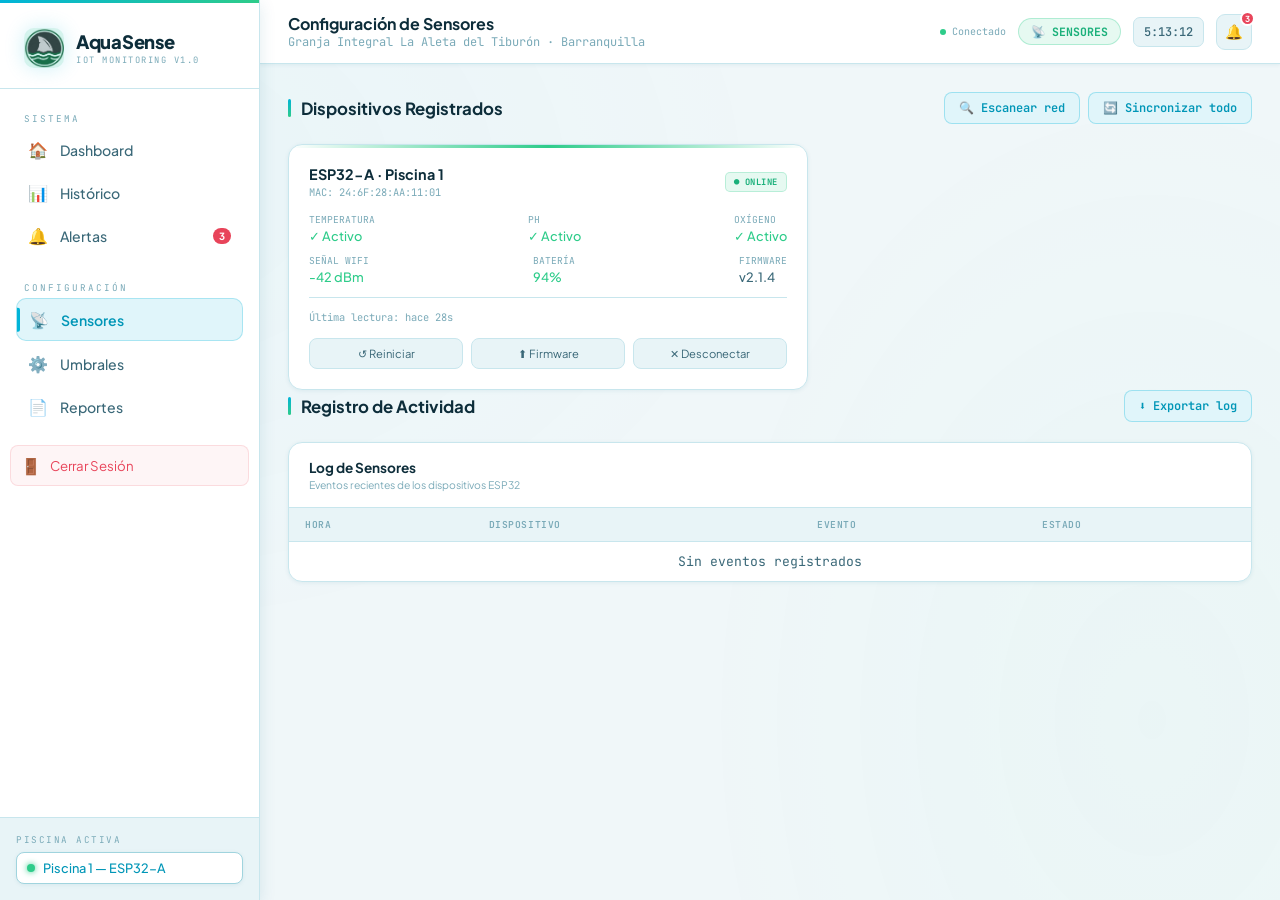
<file: frontend/sensores.html>
<!DOCTYPE html>
<html lang="es">
<head>
  <meta charset="UTF-8">
  <meta name="viewport" content="width=device-width, initial-scale=1.0">
  <title>AquaSense — Sensores</title>
  <link href="https://fonts.googleapis.com/css2?family=Plus+Jakarta+Sans:wght@300;400;500;600;700;800&family=JetBrains+Mono:wght@400;500;700&display=swap" rel="stylesheet">
  <link rel="stylesheet" href="../css/style.css">
  <style>
    html, body { overflow: auto !important; background: var(--bg) !important; }
    .content { overflow-y: auto; height: auto; }
  </style>
  <link rel="icon" type="image/png" href="../img/log.png">
</head>
<body>
<div class="water-bg"></div>
<div class="sidebar">
  <div class="sidebar-logo">
    <div class="logo-mark">
      <div class="logo-icon" style="background:none;padding:0;"><img src="../img/log.png" style="width:40px;height:40px;border-radius:10px;" alt="logo"></div>
      <div><div class="logo-text">AquaSense</div><div class="logo-sub">IoT Monitoring v1.0</div></div>
    </div>
  </div>
  <div class="sidebar-section" style="margin-top:8px;">
    <div class="sidebar-label">Sistema</div>
    <a class="nav-item" href="Dashboard.html"><span class="nav-icon">🏠</span> Dashboard</a>
    <a class="nav-item" href="Histórico.html"><span class="nav-icon">📊</span> Histórico</a>
    <a class="nav-item" href="alertas.html"><span class="nav-icon">🔔</span> Alertas<span class="nav-badge">3</span></a>
  </div>
  <div class="sidebar-section" style="margin-top:4px;">
    <div class="sidebar-label">Configuración</div>
    <a class="nav-item active" href="sensores.html"><span class="nav-icon">📡</span> Sensores</a>
    <a class="nav-item" href="umbrales.html"><span class="nav-icon">⚙️</span> Umbrales</a>
    <a class="nav-item" href="reportes.html"><span class="nav-icon">📄</span> Reportes</a>
  </div>
  <div style="padding:12px 10px 0;">
    <div onclick="cerrarSesion()" style="display:flex;align-items:center;gap:9px;padding:9px 10px;border-radius:8px;font-size:0.83rem;color:#e8445a;cursor:pointer;transition:all 0.2s;border:1px solid rgba(232,68,90,0.15);background:rgba(232,68,90,0.05);" onmouseover="this.style.background='rgba(232,68,90,0.12)'" onmouseout="this.style.background='rgba(232,68,90,0.05)'">
      <span style="font-size:1rem;width:20px;text-align:center;">🚪</span> Cerrar Sesión
    </div>
  </div>
  <div class="sidebar-bottom">
    <div class="pond-selector-label">Piscina activa</div>
    <div class="pond-list">
      <div class="pond-btn active">
        <span class="pond-dot dot-green"></span> Piscina 1 — ESP32-A
      </div>
    </div>
  </div>
</div>
</div>

<div class="main">
  <div class="topbar">
    <div>
      <div class="topbar-title">Configuración de Sensores</div>
      <div class="topbar-sub">Granja Integral La Aleta del Tiburón · Barranquilla</div>
    </div>
    <div class="topbar-right">
      <div class="conn-indicator"><span class="mini-dot"></span><span>Conectado</span></div>
      <div class="status-pill">📡 SENSORES</div>
      <div class="clock" id="clock">--:--:--</div>
      <div class="btn-icon" title="Notificaciones" style="position:relative;">🔔<span class="notif-badge">3</span></div>
    </div>
  </div>

  <div class="content">

    <div class="section-header fade-in">
      <div class="section-title">Dispositivos Registrados</div>
      <div style="display:flex;gap:8px;">
        <button class="btn-sm" onclick="showToast('🔄','Escaneando red...')">🔍 Escanear red</button>
        <button class="btn-sm" onclick="showToast('✅','Todos los sensores sincronizados')">🔄 Sincronizar todo</button>
      </div>
    </div>

    <div class="sensors-grid fade-in" style="grid-template-columns:1fr;max-width:520px;">

      <div class="sensor-card sc-online">
        <div class="sensor-card-header">
          <div>
            <div class="sensor-name-big">ESP32-A · Piscina 1</div>
            <div class="sensor-device">MAC: 24:6F:28:AA:11:01</div>
          </div>
          <span class="s-badge sb-online">● ONLINE</span>
        </div>
        <div class="sensor-info-row">
          <div class="sensor-info-item"><div class="sii-label">Temperatura</div><div class="sii-val green">✓ Activo</div></div>
          <div class="sensor-info-item"><div class="sii-label">pH</div><div class="sii-val green">✓ Activo</div></div>
          <div class="sensor-info-item"><div class="sii-label">Oxígeno</div><div class="sii-val green">✓ Activo</div></div>
        </div>
        <div class="sensor-info-row">
          <div class="sensor-info-item"><div class="sii-label">Señal WiFi</div><div class="sii-val green">-42 dBm</div></div>
          <div class="sensor-info-item"><div class="sii-label">Batería</div><div class="sii-val green">94%</div></div>
          <div class="sensor-info-item"><div class="sii-label">Firmware</div><div class="sii-val">v2.1.4</div></div>
        </div>
        <div class="sensor-divider"></div>
        <div class="sensor-last">Última lectura: hace 28s</div>
        <div class="sensor-actions">
          <div class="s-btn" onclick="showToast('🔄','Reiniciando ESP32-A...')">↺ Reiniciar</div>
          <div class="s-btn" onclick="showToast('⬇️','Actualizando firmware...')">⬆ Firmware</div>
          <div class="s-btn danger" onclick="showToast('⚠️','ESP32-A desconectado')">✕ Desconectar</div>
        </div>
      </div>

    </div>

    <div class="section-header fade-in">
      <div class="section-title">Registro de Actividad</div>
      <button class="btn-sm" onclick="exportLog()">⬇ Exportar log</button>
    </div>

    <div class="table-card fade-in">
      <div class="table-card-header">
        <div><div class="tc-title">Log de Sensores</div><div class="tc-sub">Eventos recientes de los dispositivos ESP32</div></div>
      </div>
      <table class="s-table">
        <thead>
          <tr><th>Hora</th><th>Dispositivo</th><th>Evento</th><th>Estado</th></tr>
        </thead>
        <tbody>
          <tr><td colspan="4" class="empty-state">Sin eventos registrados</td></tr>
        </tbody>
      </table>
    </div>

  </div>
</div>

<div id="toast"><span id="toast-icon">ℹ️</span><span id="toast-msg">Mensaje</span></div>

<script>
  function updateClock() {
    document.getElementById('clock').textContent = new Date().toLocaleTimeString('es-CO', { hour12: false });
  }
  setInterval(updateClock, 1000); updateClock();

  function exportLog() {
    const blob = new Blob([csv], { type: 'text/csv' });
    const url = URL.createObjectURL(blob);
    const link = document.createElement('a');
    link.href = url; link.download = 'log_sensores.csv'; link.click();
    showToast('⬇️', 'Log exportado correctamente');
  }

  function showToast(icon, msg) {
    document.getElementById('toast-icon').textContent = icon;
    document.getElementById('toast-msg').textContent = msg;
    const t = document.getElementById('toast');
    t.classList.add('show');
    setTimeout(() => t.classList.remove('show'), 3000);
  }
</script>
<script>
  function cerrarSesion() {
    localStorage.removeItem('aq_usuario');
    window.location.href = 'login.html';
  }
</script>
</body>
</html>
</file>
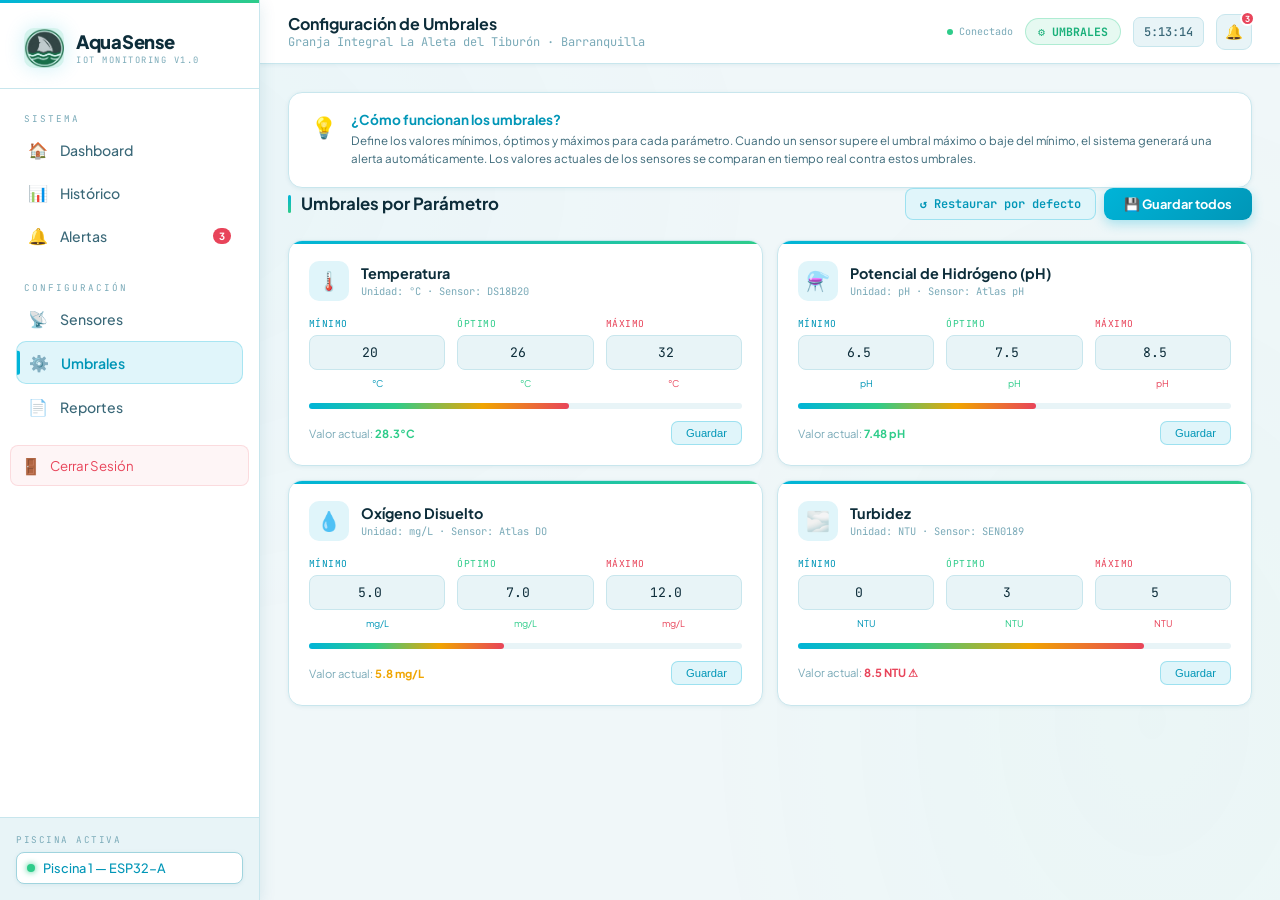
<file: frontend/umbrales.html>
<!DOCTYPE html>
<html lang="es">
<head>
  <meta charset="UTF-8">
  <meta name="viewport" content="width=device-width, initial-scale=1.0">
  <title>AquaSense — Umbrales</title>
  <link href="https://fonts.googleapis.com/css2?family=Plus+Jakarta+Sans:wght@300;400;500;600;700;800&family=JetBrains+Mono:wght@400;500;700&display=swap" rel="stylesheet">
  <link rel="stylesheet" href="../css/style.css">
  <link rel="icon" type="image/png" href="../img/log.png">
</head>
<body>
<div class="water-bg"></div>
<div class="sidebar">
  <div class="sidebar-logo">
    <div class="logo-mark">
      <div class="logo-icon" style="background:none;padding:0;"><img src="../img/log.png" style="width:40px;height:40px;border-radius:10px;" alt="logo"></div>
      <div><div class="logo-text">AquaSense</div><div class="logo-sub">IoT Monitoring v1.0</div></div>
    </div>
  </div>
  <div class="sidebar-section" style="margin-top:8px;">
    <div class="sidebar-label">Sistema</div>
    <a class="nav-item" href="Dashboard.html"><span class="nav-icon">🏠</span> Dashboard</a>
    <a class="nav-item" href="Histórico.html"><span class="nav-icon">📊</span> Histórico</a>
    <a class="nav-item" href="alertas.html"><span class="nav-icon">🔔</span> Alertas<span class="nav-badge">3</span></a>
  </div>
  <div class="sidebar-section" style="margin-top:4px;">
    <div class="sidebar-label">Configuración</div>
    <a class="nav-item" href="sensores.html"><span class="nav-icon">📡</span> Sensores</a>
    <a class="nav-item active" href="umbrales.html"><span class="nav-icon">⚙️</span> Umbrales</a>
    <a class="nav-item" href="reportes.html"><span class="nav-icon">📄</span> Reportes</a>
  </div>
  <div style="padding:12px 10px 0;">
    <div onclick="cerrarSesion()" style="display:flex;align-items:center;gap:9px;padding:9px 10px;border-radius:8px;font-size:0.83rem;color:#e8445a;cursor:pointer;transition:all 0.2s;border:1px solid rgba(232,68,90,0.15);background:rgba(232,68,90,0.05);" onmouseover="this.style.background='rgba(232,68,90,0.12)'" onmouseout="this.style.background='rgba(232,68,90,0.05)'">
      <span style="font-size:1rem;width:20px;text-align:center;">🚪</span> Cerrar Sesión
    </div>
  </div>
  <div class="sidebar-bottom">
    <div class="pond-selector-label">Piscina activa</div>
    <div class="pond-list">
      <div class="pond-btn active">
        <span class="pond-dot dot-green"></span> Piscina 1 — ESP32-A
      </div>
    </div>
  </div>
</div>
</div>

<div class="main">
  <div class="topbar">
    <div>
      <div class="topbar-title">Configuración de Umbrales</div>
      <div class="topbar-sub">Granja Integral La Aleta del Tiburón · Barranquilla</div>
    </div>
    <div class="topbar-right">
      <div class="conn-indicator"><span class="mini-dot"></span><span>Conectado</span></div>
      <div class="status-pill">⚙️ UMBRALES</div>
      <div class="clock" id="clock">--:--:--</div>
      <div class="btn-icon" title="Notificaciones" style="position:relative;">🔔<span class="notif-badge">3</span></div>
    </div>
  </div>

  <div class="content">

    <div class="info-panel fade-in">
      <div class="info-icon">💡</div>
      <div>
        <div class="info-text-title">¿Cómo funcionan los umbrales?</div>
        <div class="info-text-body">
          Define los valores mínimos, óptimos y máximos para cada parámetro. Cuando un sensor supere el umbral máximo o baje del mínimo, el sistema generará una alerta automáticamente. Los valores actuales de los sensores se comparan en tiempo real contra estos umbrales.
        </div>
      </div>
    </div>

    <div class="section-header fade-in">
      <div class="section-title">Umbrales por Parámetro</div>
      <div style="display:flex;gap:8px;">
        <button class="btn-sm" onclick="resetDefaults()">↺ Restaurar por defecto</button>
        <button class="btn-save" onclick="saveAll()">💾 Guardar todos</button>
      </div>
    </div>

    <div class="thresholds-grid fade-in">

      <!-- TEMPERATURA -->
      <div class="threshold-card">
        <div class="tc-header">
          <div style="display:flex;align-items:center;gap:12px;">
            <div class="tc-icon-wrap">🌡️</div>
            <div><div class="tc-name">Temperatura</div><div class="tc-unit">Unidad: °C · Sensor: DS18B20</div></div>
          </div>
        </div>
        <div class="threshold-row">
          <div class="th-field">
            <div class="th-label min-label">Mínimo</div>
            <input type="number" class="th-input min-field" id="temp-min" value="20" step="0.5">
            <div class="th-sublabel min-label">°C</div>
          </div>
          <div class="th-field">
            <div class="th-label opt-label">Óptimo</div>
            <input type="number" class="th-input" id="temp-opt" value="26" step="0.5">
            <div class="th-sublabel opt-label">°C</div>
          </div>
          <div class="th-field">
            <div class="th-label max-label">Máximo</div>
            <input type="number" class="th-input max-field" id="temp-max" value="32" step="0.5">
            <div class="th-sublabel max-label">°C</div>
          </div>
        </div>
        <div class="threshold-visual"><div class="tv-fill" style="width:60%;"></div></div>
        <div class="threshold-status">
          <div class="ts-current">Valor actual: <span class="ts-val ts-ok">28.3°C</span></div>
          <button class="ts-save-btn" onclick="saveParam('Temperatura')">Guardar</button>
        </div>
      </div>

      <!-- pH -->
      <div class="threshold-card">
        <div class="tc-header">
          <div style="display:flex;align-items:center;gap:12px;">
            <div class="tc-icon-wrap">⚗️</div>
            <div><div class="tc-name">Potencial de Hidrógeno (pH)</div><div class="tc-unit">Unidad: pH · Sensor: Atlas pH</div></div>
          </div>
        </div>
        <div class="threshold-row">
          <div class="th-field">
            <div class="th-label min-label">Mínimo</div>
            <input type="number" class="th-input min-field" id="ph-min" value="6.5" step="0.1">
            <div class="th-sublabel min-label">pH</div>
          </div>
          <div class="th-field">
            <div class="th-label opt-label">Óptimo</div>
            <input type="number" class="th-input" id="ph-opt" value="7.5" step="0.1">
            <div class="th-sublabel opt-label">pH</div>
          </div>
          <div class="th-field">
            <div class="th-label max-label">Máximo</div>
            <input type="number" class="th-input max-field" id="ph-max" value="8.5" step="0.1">
            <div class="th-sublabel max-label">pH</div>
          </div>
        </div>
        <div class="threshold-visual"><div class="tv-fill" style="width:55%;"></div></div>
        <div class="threshold-status">
          <div class="ts-current">Valor actual: <span class="ts-val ts-ok">7.48 pH</span></div>
          <button class="ts-save-btn" onclick="saveParam('pH')">Guardar</button>
        </div>
      </div>

      <!-- OXÍGENO DISUELTO -->
      <div class="threshold-card">
        <div class="tc-header">
          <div style="display:flex;align-items:center;gap:12px;">
            <div class="tc-icon-wrap">💧</div>
            <div><div class="tc-name">Oxígeno Disuelto</div><div class="tc-unit">Unidad: mg/L · Sensor: Atlas DO</div></div>
          </div>
        </div>
        <div class="threshold-row">
          <div class="th-field">
            <div class="th-label min-label">Mínimo</div>
            <input type="number" class="th-input min-field" id="od-min" value="5.0" step="0.1">
            <div class="th-sublabel min-label">mg/L</div>
          </div>
          <div class="th-field">
            <div class="th-label opt-label">Óptimo</div>
            <input type="number" class="th-input" id="od-opt" value="7.0" step="0.1">
            <div class="th-sublabel opt-label">mg/L</div>
          </div>
          <div class="th-field">
            <div class="th-label max-label">Máximo</div>
            <input type="number" class="th-input max-field" id="od-max" value="12.0" step="0.1">
            <div class="th-sublabel max-label">mg/L</div>
          </div>
        </div>
        <div class="threshold-visual"><div class="tv-fill" style="width:45%;"></div></div>
        <div class="threshold-status">
          <div class="ts-current">Valor actual: <span class="ts-val ts-warn">5.8 mg/L</span></div>
          <button class="ts-save-btn" onclick="saveParam('Oxígeno Disuelto')">Guardar</button>
        </div>
      </div>

      <!-- TURBIDEZ -->
      <div class="threshold-card">
        <div class="tc-header">
          <div style="display:flex;align-items:center;gap:12px;">
            <div class="tc-icon-wrap">🌫️</div>
            <div><div class="tc-name">Turbidez</div><div class="tc-unit">Unidad: NTU · Sensor: SEN0189</div></div>
          </div>
        </div>
        <div class="threshold-row">
          <div class="th-field">
            <div class="th-label min-label">Mínimo</div>
            <input type="number" class="th-input min-field" id="turb-min" value="0" step="0.5">
            <div class="th-sublabel min-label">NTU</div>
          </div>
          <div class="th-field">
            <div class="th-label opt-label">Óptimo</div>
            <input type="number" class="th-input" id="turb-opt" value="3" step="0.5">
            <div class="th-sublabel opt-label">NTU</div>
          </div>
          <div class="th-field">
            <div class="th-label max-label">Máximo</div>
            <input type="number" class="th-input max-field" id="turb-max" value="5" step="0.5">
            <div class="th-sublabel max-label">NTU</div>
          </div>
        </div>
        <div class="threshold-visual"><div class="tv-fill" style="width:80%;"></div></div>
        <div class="threshold-status">
          <div class="ts-current">Valor actual: <span class="ts-val ts-bad">8.5 NTU ⚠</span></div>
          <button class="ts-save-btn" onclick="saveParam('Turbidez')">Guardar</button>
        </div>
      </div>

    </div>

  </div>
</div>

<div id="toast"><span id="toast-icon">ℹ️</span><span id="toast-msg">Mensaje</span></div>

<script>
  function updateClock() {
    document.getElementById('clock').textContent = new Date().toLocaleTimeString('es-CO', { hour12: false });
  }
  setInterval(updateClock, 1000); updateClock();

  function saveParam(name) {
    showToast('✅', `Umbral de ${name} guardado correctamente`);
  }

  function saveAll() {
    showToast('💾', 'Todos los umbrales guardados correctamente');
  }

  function resetDefaults() {
    document.getElementById('temp-min').value = 20;
    document.getElementById('temp-opt').value = 26;
    document.getElementById('temp-max').value = 32;
    document.getElementById('ph-min').value = 6.5;
    document.getElementById('ph-opt').value = 7.5;
    document.getElementById('ph-max').value = 8.5;
    document.getElementById('od-min').value = 5.0;
    document.getElementById('od-opt').value = 7.0;
    document.getElementById('od-max').value = 12.0;
    document.getElementById('turb-min').value = 0;
    document.getElementById('turb-opt').value = 3;
    document.getElementById('turb-max').value = 5;
    showToast('↺', 'Valores restaurados a los umbrales por defecto');
  }

  function showToast(icon, msg) {
    document.getElementById('toast-icon').textContent = icon;
    document.getElementById('toast-msg').textContent = msg;
    const t = document.getElementById('toast');
    t.classList.add('show');
    setTimeout(() => t.classList.remove('show'), 3000);
  }
</script>
<script>
  function cerrarSesion() {
    localStorage.removeItem('aq_usuario');
    window.location.href = 'login.html';
  }
</script>
</body>
</html>
</file>
<file: css/style.css>
/* ===== FUENTES ===== */
@import url('https://fonts.googleapis.com/css2?family=Plus+Jakarta+Sans:wght@300;400;500;600;700;800&family=JetBrains+Mono:wght@400;500;700&display=swap');

/* ===== VARIABLES ECO-AMIGABLE ===== */
:root {
  --bg:        #f0f7f9;
  --bg2:       #ffffff;
  --bg3:       #e8f4f7;
  --card:      #ffffff;
  --border:    #c8e6ed;
  --border2:   #a0d4de;
  --accent:    #00B4D8;
  --accent2:   #0096b7;
  --accent3:   #e0f5fa;
  --green:     #2ecc8a;
  --green2:    #1ab07a;
  --green-bg:  #e6f9f1;
  --yellow:    #f0a500;
  --yellow-bg: #fff8e6;
  --red:       #e8445a;
  --red-bg:    #fde8eb;
  --text:      #0d2d3a;
  --text2:     #3a6878;
  --text3:     #7aaab8;
  --font-mono: 'JetBrains Mono', monospace;
  --font-ui:   'Plus Jakarta Sans', sans-serif;
  --sidebar-w: 260px;
  --shadow-sm: 0 1px 4px rgba(0,100,130,0.08);
  --shadow-md: 0 4px 16px rgba(0,100,130,0.12);
  --shadow-lg: 0 8px 32px rgba(0,100,130,0.15);
  --glow-accent: 0 0 20px rgba(0,180,216,0.2);
  --glow-green:  0 0 20px rgba(46,204,138,0.2);
  --glow-red:    0 0 20px rgba(232,68,90,0.15);
  --radius: 14px;
}

*, *::before, *::after { box-sizing: border-box; margin: 0; padding: 0; }
html { font-size: 16px; }

body {
  background: var(--bg);
  color: var(--text);
  font-family: var(--font-ui);
  min-height: 100vh;
  overflow-x: hidden;
}

/* ===== WATER BG ===== */
.water-bg {
  position: fixed;
  top: 0; left: 0; right: 0; bottom: 0;
  pointer-events: none;
  z-index: 0;
  opacity: 0.4;
  background:
    radial-gradient(ellipse 700px 500px at 10% 20%, rgba(0,180,216,0.08), transparent),
    radial-gradient(ellipse 500px 700px at 90% 80%, rgba(46,204,138,0.07), transparent);
}

/* ===== SIDEBAR ===== */
.sidebar {
  position: fixed;
  top: 0; left: 0;
  width: var(--sidebar-w);
  height: 100vh;
  background: var(--bg2);
  border-right: 1px solid var(--border);
  display: flex;
  flex-direction: column;
  z-index: 100;
  overflow: hidden;
  box-shadow: var(--shadow-md);
}

.sidebar::before {
  content: '';
  position: absolute;
  top: 0; left: 0; right: 0;
  height: 3px;
  background: linear-gradient(90deg, var(--accent), var(--green));
}

.sidebar-logo {
  padding: 28px 24px 20px;
  border-bottom: 1px solid var(--border);
}

.logo-mark {
  display: flex;
  align-items: center;
  gap: 12px;
}

.logo-icon {
  width: 40px; height: 40px;
  background: linear-gradient(135deg, var(--accent), var(--green));
  border-radius: 12px;
  display: flex; align-items: center; justify-content: center;
  font-size: 18px;
  box-shadow: var(--glow-accent);
  flex-shrink: 0;
}

.logo-text {
  font-size: 1.15rem;
  font-weight: 800;
  color: var(--text);
  letter-spacing: -0.3px;
}

.logo-sub {
  font-family: var(--font-mono);
  font-size: 0.55rem;
  color: var(--text3);
  letter-spacing: 1.5px;
  text-transform: uppercase;
  margin-top: 1px;
}

.sidebar-section {
  padding: 16px 16px 4px;
}

.sidebar-label {
  font-family: var(--font-mono);
  font-size: 0.58rem;
  letter-spacing: 2px;
  text-transform: uppercase;
  color: var(--text3);
  padding: 0 8px;
  margin-bottom: 4px;
}

.nav-item {
  display: flex;
  align-items: center;
  gap: 12px;
  padding: 10px 12px;
  border-radius: 10px;
  color: var(--text2);
  font-size: 0.88rem;
  font-weight: 500;
  cursor: pointer;
  transition: all 0.2s;
  text-decoration: none;
  margin-bottom: 2px;
  position: relative;
}

.nav-item:hover {
  background: var(--bg3);
  color: var(--text);
}

.nav-item.active {
  background: var(--accent3);
  color: var(--accent2);
  font-weight: 600;
  border: 1px solid rgba(0,180,216,0.25);
}

.nav-item.active::before {
  content: '';
  position: absolute;
  left: 0; top: 50%;
  transform: translateY(-50%);
  width: 3px; height: 60%;
  background: var(--accent);
  border-radius: 0 2px 2px 0;
}

.nav-icon { font-size: 1rem; width: 20px; text-align: center; flex-shrink: 0; }

.nav-badge {
  margin-left: auto;
  background: var(--red);
  color: #fff;
  font-size: 0.62rem;
  font-weight: 700;
  padding: 2px 6px;
  border-radius: 10px;
}

.sidebar-bottom {
  margin-top: auto;
  padding: 16px;
  border-top: 1px solid var(--border);
  background: var(--bg3);
}

.pond-selector-label {
  font-family: var(--font-mono);
  font-size: 0.58rem;
  letter-spacing: 1.5px;
  text-transform: uppercase;
  color: var(--text3);
  margin-bottom: 6px;
}

.pond-list { display: flex; flex-direction: column; gap: 4px; margin-top: 6px; }

.pond-btn {
  display: flex; align-items: center; gap: 8px;
  padding: 7px 10px;
  border-radius: 8px;
  cursor: pointer;
  font-size: 0.8rem;
  color: var(--text2);
  transition: all 0.15s;
  border: 1px solid transparent;
  font-weight: 500;
}

.pond-btn:hover { background: var(--bg2); color: var(--text); }
.pond-btn.active { background: var(--bg2); color: var(--accent2); border-color: var(--border2); box-shadow: var(--shadow-sm); }

.pond-dot { width: 8px; height: 8px; border-radius: 50%; flex-shrink: 0; }
.dot-green  { background: var(--green);  box-shadow: 0 0 6px var(--green); }
.dot-yellow { background: var(--yellow); box-shadow: 0 0 6px var(--yellow); }
.dot-red    { background: var(--red);    box-shadow: 0 0 6px var(--red); }

/* ===== MAIN ===== */
.main {
  margin-left: var(--sidebar-w);
  min-height: 100vh;
  display: flex;
  flex-direction: column;
  position: relative;
  z-index: 1;
}

/* ===== TOPBAR ===== */
.topbar {
  height: 64px;
  background: var(--bg2);
  border-bottom: 1px solid var(--border);
  display: flex;
  align-items: center;
  padding: 0 28px;
  gap: 16px;
  position: sticky;
  top: 0;
  z-index: 50;
  box-shadow: var(--shadow-sm);
}

.topbar-title { font-size: 1rem; font-weight: 700; color: var(--text); }
.topbar-sub   { font-size: 0.75rem; color: var(--text3); font-family: var(--font-mono); }

.topbar-right {
  margin-left: auto;
  display: flex;
  align-items: center;
  gap: 12px;
}

.status-pill {
  display: flex;
  align-items: center;
  gap: 6px;
  background: var(--green-bg);
  border: 1px solid rgba(46,204,138,0.3);
  border-radius: 20px;
  padding: 5px 12px;
  font-size: 0.72rem;
  font-weight: 700;
  color: var(--green2);
  font-family: var(--font-mono);
}

.status-dot {
  width: 7px; height: 7px;
  border-radius: 50%;
  background: var(--green);
  animation: pulse 2s infinite;
}

@keyframes pulse {
  0%, 100% { opacity: 1; transform: scale(1); }
  50%       { opacity: 0.5; transform: scale(0.8); }
}

.btn-icon {
  width: 36px; height: 36px;
  background: var(--bg3);
  border: 1px solid var(--border);
  border-radius: 9px;
  display: flex; align-items: center; justify-content: center;
  font-size: 0.9rem;
  cursor: pointer;
  color: var(--text2);
  transition: all 0.2s;
  position: relative;
}

.btn-icon:hover { background: var(--accent3); color: var(--accent2); border-color: var(--border2); }

.notif-badge {
  position: absolute;
  top: -4px; right: -4px;
  width: 15px; height: 15px;
  background: var(--red);
  border-radius: 50%;
  font-size: 0.52rem;
  font-weight: 700;
  color: #fff;
  display: flex; align-items: center; justify-content: center;
  border: 2px solid var(--bg2);
}

.clock {
  font-family: var(--font-mono);
  font-size: 0.75rem;
  color: var(--text2);
  background: var(--bg3);
  border: 1px solid var(--border);
  border-radius: 7px;
  padding: 6px 10px;
  font-weight: 500;
}

/* ===== CONTENT ===== */
.content { padding: 28px; flex: 1; }

/* ===== SECTION HEADER ===== */
.section-header {
  display: flex;
  align-items: center;
  justify-content: space-between;
  margin-bottom: 20px;
}

.section-title {
  font-size: 1.05rem;
  font-weight: 700;
  color: var(--text);
  display: flex;
  align-items: center;
  gap: 10px;
}

.section-title::before {
  content: '';
  width: 3px; height: 18px;
  background: linear-gradient(180deg, var(--accent), var(--green));
  border-radius: 2px;
}

.btn-sm {
  background: var(--accent3);
  border: 1px solid rgba(0,180,216,0.3);
  color: var(--accent2);
  font-size: 0.75rem;
  font-weight: 600;
  font-family: var(--font-mono);
  padding: 7px 14px;
  border-radius: 8px;
  cursor: pointer;
  transition: all 0.2s;
  display: flex; align-items: center; gap: 6px;
}

.btn-sm:hover { background: var(--accent); color: #fff; border-color: var(--accent); box-shadow: var(--glow-accent); }

/* ===== METRIC CARDS ===== */
.metrics-grid {
  display: grid;
  grid-template-columns: repeat(4, 1fr);
  gap: 16px;
  margin-bottom: 24px;
}

.metric-card {
  background: var(--card);
  border: 1px solid var(--border);
  border-radius: var(--radius);
  padding: 20px;
  position: relative;
  overflow: hidden;
  transition: all 0.3s;
  cursor: pointer;
  box-shadow: var(--shadow-sm);
}

.metric-card:hover { box-shadow: var(--shadow-md); transform: translateY(-1px); }

.metric-card.status-ok    { border-color: rgba(46,204,138,0.35); }
.metric-card.status-warn  { border-color: rgba(240,165,0,0.35); }
.metric-card.status-alert { border-color: rgba(232,68,90,0.35); box-shadow: var(--glow-red); }

.metric-card::after {
  content: '';
  position: absolute;
  top: 0; left: 0; right: 0;
  height: 3px;
  border-radius: var(--radius) var(--radius) 0 0;
}

.metric-card.status-ok::after    { background: linear-gradient(90deg, var(--accent), var(--green)); }
.metric-card.status-warn::after  { background: linear-gradient(90deg, var(--yellow), #f5a328); }
.metric-card.status-alert::after { background: linear-gradient(90deg, var(--red), #ff8fa0); }

.metric-glow {
  position: absolute;
  top: -40px; right: -40px;
  width: 130px; height: 130px;
  border-radius: 50%;
  opacity: 0.08;
  pointer-events: none;
}

.metric-ok-glow    { background: radial-gradient(circle, var(--green), transparent); }
.metric-warn-glow  { background: radial-gradient(circle, var(--yellow), transparent); }
.metric-alert-glow { background: radial-gradient(circle, var(--red), transparent); }

.metric-header {
  display: flex;
  align-items: flex-start;
  justify-content: space-between;
  margin-bottom: 14px;
}

.metric-icon-wrap {
  width: 42px; height: 42px;
  border-radius: 11px;
  display: flex; align-items: center; justify-content: center;
  font-size: 1.1rem;
  flex-shrink: 0;
}

.icon-blue   { background: rgba(0,180,216,0.12); }
.icon-green  { background: rgba(46,204,138,0.12); }
.icon-yellow { background: rgba(240,165,0,0.12); }
.icon-red    { background: rgba(232,68,90,0.12); }

.metric-status-badge {
  font-family: var(--font-mono);
  font-size: 0.58rem;
  font-weight: 700;
  letter-spacing: 0.8px;
  text-transform: uppercase;
  padding: 3px 8px;
  border-radius: 5px;
}

.badge-ok    { background: var(--green-bg);  color: var(--green2); }
.badge-warn  { background: var(--yellow-bg); color: var(--yellow); }
.badge-alert { background: var(--red-bg);    color: var(--red); }

.metric-value {
  font-size: 2.2rem;
  font-weight: 800;
  color: var(--text);
  line-height: 1;
  font-family: var(--font-mono);
  letter-spacing: -1px;
}

.metric-unit {
  font-size: 0.95rem;
  font-weight: 400;
  color: var(--text3);
  margin-left: 3px;
}

.metric-label {
  font-size: 0.78rem;
  color: var(--text2);
  margin-top: 4px;
  font-weight: 500;
}

.metric-range {
  display: flex;
  align-items: center;
  gap: 6px;
  margin-top: 14px;
}

.range-bar {
  flex: 1;
  height: 5px;
  background: var(--bg3);
  border-radius: 3px;
  position: relative;
  overflow: visible;
}

.range-fill {
  height: 100%;
  border-radius: 3px;
  transition: width 0.8s cubic-bezier(0.4, 0, 0.2, 1);
}

.fill-ok    { background: linear-gradient(90deg, var(--accent), var(--green)); }
.fill-warn  { background: linear-gradient(90deg, var(--yellow), #f5a328); }
.fill-alert { background: linear-gradient(90deg, var(--red), #ff8fa0); }

.range-dot {
  position: absolute;
  right: -5px; top: -4px;
  width: 13px; height: 13px;
  border-radius: 50%;
  border: 2px solid var(--bg2);
  box-shadow: var(--shadow-sm);
}

.range-text {
  font-family: var(--font-mono);
  font-size: 0.6rem;
  color: var(--text3);
  white-space: nowrap;
}

.metric-trend {
  font-size: 0.7rem;
  font-weight: 600;
  font-family: var(--font-mono);
  margin-top: 6px;
}

.trend-up   { color: var(--red); }
.trend-down { color: var(--green); }
.trend-flat { color: var(--text3); }

/* ===== CHARTS ===== */
.charts-row {
  display: grid;
  grid-template-columns: 2fr 1fr;
  gap: 16px;
  margin-bottom: 24px;
}

.chart-card {
  background: var(--card);
  border: 1px solid var(--border);
  border-radius: var(--radius);
  padding: 20px;
  box-shadow: var(--shadow-sm);
}

.chart-header {
  display: flex;
  align-items: center;
  justify-content: space-between;
  margin-bottom: 16px;
}

.chart-title { font-size: 0.9rem; font-weight: 700; color: var(--text); }
.chart-sub   { font-size: 0.7rem; color: var(--text3); font-family: var(--font-mono); margin-top: 1px; }

.time-tabs {
  display: flex;
  gap: 2px;
  background: var(--bg3);
  border: 1px solid var(--border);
  border-radius: 8px;
  padding: 2px;
}

.time-tab {
  font-family: var(--font-mono);
  font-size: 0.63rem;
  padding: 4px 9px;
  border-radius: 6px;
  cursor: pointer;
  color: var(--text3);
  transition: all 0.15s;
  font-weight: 700;
}

.time-tab.active { background: var(--accent); color: #fff; box-shadow: 0 2px 6px rgba(0,180,216,0.3); }
.time-tab:not(.active):hover { color: var(--text2); }

.chart-canvas-wrap    { position: relative; height: 180px; }
.chart-canvas-wrap-sq { position: relative; height: 200px; }

/* ===== BOTTOM ROW ===== */
.bottom-row {
  display: grid;
  grid-template-columns: 1fr 1fr;
  gap: 16px;
}

/* ===== ALERTS ===== */
.alerts-list { display: flex; flex-direction: column; gap: 8px; }

.alert-item {
  display: flex;
  align-items: center;
  gap: 12px;
  padding: 10px 14px;
  border-radius: 10px;
  background: var(--bg3);
  border: 1px solid var(--border);
  font-size: 0.8rem;
  transition: all 0.2s;
}

.alert-item:hover { border-color: var(--border2); box-shadow: var(--shadow-sm); }

.alert-dot { width: 8px; height: 8px; border-radius: 50%; flex-shrink: 0; }
.alert-msg { flex: 1; color: var(--text); font-weight: 500; }

.alert-time {
  font-family: var(--font-mono);
  font-size: 0.63rem;
  color: var(--text3);
  white-space: nowrap;
}

.alert-sev {
  font-family: var(--font-mono);
  font-size: 0.58rem;
  font-weight: 700;
  letter-spacing: 0.5px;
  padding: 2px 7px;
  border-radius: 5px;
}

.sev-high { background: var(--red-bg);    color: var(--red); }
.sev-med  { background: var(--yellow-bg); color: var(--yellow); }
.sev-low  { background: var(--accent3);   color: var(--accent2); }

/* ===== TABLE ===== */
.readings-table { width: 100%; border-collapse: collapse; font-size: 0.8rem; }

.readings-table th {
  font-family: var(--font-mono);
  font-size: 0.58rem;
  letter-spacing: 1.5px;
  text-transform: uppercase;
  color: var(--text3);
  padding: 8px 12px;
  text-align: left;
  border-bottom: 1px solid var(--border);
  background: var(--bg3);
}

.readings-table td {
  padding: 10px 12px;
  border-bottom: 1px solid var(--border);
  color: var(--text);
  vertical-align: middle;
}

.readings-table tr:last-child td { border-bottom: none; }
.readings-table tr:hover td { background: var(--bg3); }

/* ===== SPINNER ===== */
.spinner {
  display: inline-block;
  width: 14px; height: 14px;
  border: 2px solid rgba(0,180,216,0.2);
  border-top-color: var(--accent);
  border-radius: 50%;
  animation: spin 0.8s linear infinite;
}

@keyframes spin { to { transform: rotate(360deg); } }

/* ===== TOAST ===== */
#toast {
  position: fixed;
  bottom: 28px; right: 28px;
  background: var(--card);
  border: 1px solid var(--border2);
  border-radius: 12px;
  padding: 14px 18px;
  font-size: 0.82rem;
  color: var(--text);
  z-index: 9999;
  display: flex;
  align-items: center;
  gap: 10px;
  opacity: 0;
  transform: translateY(12px);
  transition: all 0.3s cubic-bezier(0.4,0,0.2,1);
  min-width: 260px;
  box-shadow: var(--shadow-lg);
}

#toast.show { opacity: 1; transform: translateY(0); }

/* ===== CONNECTION ===== */
.conn-indicator {
  display: flex;
  align-items: center;
  gap: 6px;
  font-family: var(--font-mono);
  font-size: 0.63rem;
  color: var(--text3);
}

.mini-dot {
  width: 6px; height: 6px;
  border-radius: 50%;
  background: var(--green);
  animation: pulse 2s infinite;
}

.mini-dot.offline { background: var(--red); animation: none; }

/* ===== EMPTY STATE ===== */
.empty-state {
  text-align: center;
  padding: 28px 0;
  color: var(--text3);
  font-size: 0.82rem;
  font-family: var(--font-mono);
}

/* ===== SCROLLBAR ===== */
::-webkit-scrollbar { width: 6px; height: 6px; }
::-webkit-scrollbar-track { background: var(--bg); }
::-webkit-scrollbar-thumb { background: var(--border2); border-radius: 3px; }
::-webkit-scrollbar-thumb:hover { background: var(--text3); }

/* ===== ANIMATIONS ===== */
.fade-in { opacity: 0; animation: fadeIn 0.5s ease forwards; }
@keyframes fadeIn { to { opacity: 1; } }
.fade-in-delay-1 { animation-delay: 0.1s; }
.fade-in-delay-2 { animation-delay: 0.2s; }
.fade-in-delay-3 { animation-delay: 0.3s; }
.fade-in-delay-4 { animation-delay: 0.4s; }

/* ===== RESPONSIVE ===== */
@media (max-width: 1200px) {
  .metrics-grid { grid-template-columns: repeat(2, 1fr); }
  .charts-row   { grid-template-columns: 1fr; }
  .bottom-row   { grid-template-columns: 1fr; }
}

@media (max-width: 768px) {
  :root { --sidebar-w: 0px; }
  .sidebar { transform: translateX(-100%); }
  .metrics-grid { grid-template-columns: 1fr 1fr; }
}

/* ===== LOGIN PAGE ===== */
.login-page {
  min-height: 100vh;
  display: flex;
  align-items: center;
  justify-content: center;
  background: var(--bg);
  position: relative;
  overflow: hidden;
}

.login-bg-shapes {
  position: absolute;
  inset: 0;
  pointer-events: none;
  overflow: hidden;
}

.login-bg-shapes::before {
  content: '';
  position: absolute;
  top: -200px; right: -200px;
  width: 600px; height: 600px;
  border-radius: 50%;
  background: radial-gradient(circle, rgba(0,180,216,0.12), transparent 70%);
}

.login-bg-shapes::after {
  content: '';
  position: absolute;
  bottom: -200px; left: -200px;
  width: 600px; height: 600px;
  border-radius: 50%;
  background: radial-gradient(circle, rgba(46,204,138,0.1), transparent 70%);
}

.login-card {
  background: var(--card);
  border: 1px solid var(--border);
  border-radius: 20px;
  padding: 48px 44px;
  width: 100%;
  max-width: 420px;
  box-shadow: var(--shadow-lg);
  position: relative;
  z-index: 1;
}

.login-card::before {
  content: '';
  position: absolute;
  top: 0; left: 0; right: 0;
  height: 4px;
  background: linear-gradient(90deg, var(--accent), var(--green));
  border-radius: 20px 20px 0 0;
}

.login-logo {
  display: flex;
  align-items: center;
  gap: 14px;
  margin-bottom: 32px;
}

.login-logo-icon {
  width: 52px; height: 52px;
  background: linear-gradient(135deg, var(--accent), var(--green));
  border-radius: 14px;
  display: flex; align-items: center; justify-content: center;
  font-size: 24px;
  box-shadow: var(--glow-accent);
}

.login-logo-text { font-size: 1.5rem; font-weight: 800; color: var(--text); }
.login-logo-sub  { font-family: var(--font-mono); font-size: 0.6rem; color: var(--text3); letter-spacing: 1.5px; text-transform: uppercase; margin-top: 2px; }

.login-title { font-size: 1.35rem; font-weight: 700; color: var(--text); margin-bottom: 6px; }
.login-sub   { font-size: 0.85rem; color: var(--text2); margin-bottom: 28px; }

.form-group { margin-bottom: 18px; }

.form-label {
  display: block;
  font-size: 0.78rem;
  font-weight: 600;
  color: var(--text2);
  margin-bottom: 7px;
  font-family: var(--font-mono);
  letter-spacing: 0.5px;
}

.form-input {
  width: 100%;
  padding: 12px 16px;
  background: var(--bg3);
  border: 1px solid var(--border);
  border-radius: 10px;
  color: var(--text);
  font-size: 0.9rem;
  font-family: var(--font-ui);
  transition: all 0.2s;
  outline: none;
}

.form-input:focus {
  border-color: var(--accent);
  background: var(--bg2);
  box-shadow: 0 0 0 3px rgba(0,180,216,0.12);
}

.form-input::placeholder { color: var(--text3); }

.login-btn {
  width: 100%;
  padding: 13px;
  background: linear-gradient(135deg, var(--accent), var(--accent2));
  border: none;
  border-radius: 11px;
  color: #fff;
  font-size: 0.95rem;
  font-weight: 700;
  font-family: var(--font-ui);
  cursor: pointer;
  transition: all 0.2s;
  margin-top: 8px;
  box-shadow: 0 4px 14px rgba(0,180,216,0.35);
  letter-spacing: 0.3px;
}

.login-btn:hover {
  transform: translateY(-1px);
  box-shadow: 0 6px 20px rgba(0,180,216,0.45);
}

.login-btn:active { transform: translateY(0); }

.login-error {
  display: none;
  background: var(--red-bg);
  border: 1px solid rgba(232,68,90,0.25);
  color: var(--red);
  font-size: 0.8rem;
  padding: 10px 14px;
  border-radius: 8px;
  margin-top: 14px;
  font-weight: 500;
  text-align: center;
}

.login-error.show { display: block; }

.login-footer {
  margin-top: 28px;
  padding-top: 20px;
  border-top: 1px solid var(--border);
  display: flex;
  align-items: center;
  justify-content: center;
  gap: 8px;
  font-size: 0.72rem;
  color: var(--text3);
  font-family: var(--font-mono);
}

.eco-badge {
  display: inline-flex;
  align-items: center;
  gap: 5px;
  background: var(--green-bg);
  border: 1px solid rgba(46,204,138,0.25);
  color: var(--green2);
  font-size: 0.65rem;
  font-weight: 700;
  padding: 3px 9px;
  border-radius: 20px;
  font-family: var(--font-mono);
}

/* ===== SENSORES PAGE ===== */
.sensors-grid { display: grid; grid-template-columns: repeat(3, 1fr); gap: 14px; }

.sensor-card {
  background: var(--card);
  border-radius: var(--radius);
  padding: 20px;
  border: 1px solid var(--border);
  position: relative;
  overflow: hidden;
  box-shadow: var(--shadow-sm);
}

.sensor-card::before {
  content: '';
  position: absolute;
  top: 0; left: 0; right: 0;
  height: 3px;
  border-radius: var(--radius) var(--radius) 0 0;
}

.sc-online::before  { background: linear-gradient(90deg, transparent, var(--green), transparent); }
.sc-offline::before { background: linear-gradient(90deg, transparent, var(--red), transparent); }
.sc-warn::before    { background: linear-gradient(90deg, transparent, var(--yellow), transparent); }

.sensor-card-header { display: flex; align-items: center; justify-content: space-between; margin-bottom: 14px; }
.sensor-name-big    { font-size: 0.9rem; font-weight: 700; color: var(--text); }
.sensor-device      { font-size: 0.65rem; color: var(--text3); margin-top: 2px; font-family: var(--font-mono); }

.s-badge { font-size: 0.55rem; font-weight: 700; border-radius: 5px; padding: 3px 8px; font-family: var(--font-mono); letter-spacing: 0.06em; }
.sb-online  { background: var(--green-bg);  color: var(--green2);  border: 1px solid rgba(46,204,138,0.25); }
.sb-offline { background: var(--red-bg);    color: var(--red);     border: 1px solid rgba(232,68,90,0.25); }
.sb-warn    { background: var(--yellow-bg); color: var(--yellow);  border: 1px solid rgba(240,165,0,0.25); }

.sensor-info-row   { display: flex; justify-content: space-between; margin-bottom: 10px; }
.sensor-info-item  { display: flex; flex-direction: column; gap: 2px; }
.sii-label { font-size: 0.6rem; color: var(--text3); font-family: var(--font-mono); text-transform: uppercase; }
.sii-val   { font-size: 0.8rem; color: var(--text2); font-weight: 500; }
.sii-val.green  { color: var(--green); }
.sii-val.red    { color: var(--red); }
.sii-val.yellow { color: var(--yellow); }

.sensor-divider { height: 1px; background: var(--border); margin: 12px 0; }
.sensor-last    { font-size: 0.65rem; color: var(--text3); font-family: var(--font-mono); }

.sensor-actions { display: flex; gap: 8px; margin-top: 14px; }
.s-btn {
  flex: 1; padding: 7px; border-radius: 8px; font-size: 0.7rem;
  cursor: pointer; border: 1px solid var(--border);
  background: var(--bg3); color: var(--text2);
  transition: all 0.2s; text-align: center;
}
.s-btn:hover        { border-color: var(--accent); color: var(--accent2); background: var(--accent3); }
.s-btn.danger:hover { border-color: var(--red); color: var(--red); background: var(--red-bg); }

.table-card { background: var(--card); border-radius: var(--radius); border: 1px solid var(--border); overflow: hidden; box-shadow: var(--shadow-sm); }
.table-card-header { display: flex; align-items: center; justify-content: space-between; padding: 16px 20px; border-bottom: 1px solid var(--border); }
.tc-title { font-size: 0.85rem; font-weight: 700; color: var(--text); }
.tc-sub   { font-size: 0.65rem; color: var(--text3); margin-top: 2px; }

.s-table { width: 100%; border-collapse: collapse; font-size: 0.76rem; }
.s-table th { text-align: left; padding: 10px 16px; color: var(--text3); font-weight: 600; background: var(--bg3); border-bottom: 1px solid var(--border); font-family: var(--font-mono); font-size: 0.6rem; text-transform: uppercase; letter-spacing: 0.06em; }
.s-table td { padding: 11px 16px; color: var(--text2); border-bottom: 1px solid var(--border); }
.s-table tr:last-child td { border-bottom: none; }
.s-table tbody tr:hover td { background: var(--bg3); }

/* ===== UMBRALES PAGE ===== */
.thresholds-grid { display: grid; grid-template-columns: repeat(2, 1fr); gap: 14px; }

.threshold-card {
  background: var(--card);
  border-radius: var(--radius);
  padding: 20px;
  border: 1px solid var(--border);
  position: relative;
  overflow: hidden;
  box-shadow: var(--shadow-sm);
}

.threshold-card::before {
  content: '';
  position: absolute;
  top: 0; left: 0; right: 0;
  height: 3px;
  border-radius: var(--radius) var(--radius) 0 0;
  background: linear-gradient(90deg, var(--accent), var(--green));
}

.tc-header      { display: flex; align-items: center; justify-content: space-between; margin-bottom: 16px; }
.tc-icon-wrap   { width: 40px; height: 40px; border-radius: 10px; background: var(--accent3); display: flex; align-items: center; justify-content: center; font-size: 1.2rem; }
.tc-name        { font-size: 0.9rem; font-weight: 700; color: var(--text); }
.tc-unit        { font-size: 0.65rem; color: var(--text3); margin-top: 2px; font-family: var(--font-mono); }

.threshold-row  { display: grid; grid-template-columns: 1fr 1fr 1fr; gap: 12px; margin-bottom: 14px; }
.th-field       { display: flex; flex-direction: column; gap: 5px; }
.th-label       { font-size: 0.6rem; color: var(--text3); font-family: var(--font-mono); text-transform: uppercase; letter-spacing: 0.05em; }
.th-input {
  background: var(--bg3); border: 1px solid var(--border);
  color: var(--text); padding: 8px 10px; border-radius: 8px;
  font-size: 0.82rem; font-family: var(--font-mono);
  outline: none; transition: border-color 0.2s;
  width: 100%; text-align: center;
}
.th-input:focus      { border-color: var(--accent); box-shadow: 0 0 0 3px rgba(0,180,216,0.1); }
.th-input.min-field:focus { border-color: var(--accent); }
.th-input.max-field:focus { border-color: var(--red); }
.th-sublabel { font-size: 0.58rem; color: var(--text3); text-align: center; margin-top: 2px; }
.min-label { color: var(--accent2); }
.opt-label { color: var(--green); }
.max-label { color: var(--red); }

.threshold-visual { height: 6px; border-radius: 6px; background: var(--bg3); margin-bottom: 12px; }
.tv-fill { height: 100%; border-radius: 6px; background: linear-gradient(90deg, var(--accent), var(--green), var(--yellow), var(--red)); }

.threshold-status { display: flex; align-items: center; justify-content: space-between; }
.ts-current { font-size: 0.7rem; color: var(--text3); }
.ts-val  { font-weight: 700; }
.ts-ok   { color: var(--green) !important; }
.ts-warn { color: var(--yellow) !important; }
.ts-bad  { color: var(--red) !important; }

.ts-save-btn {
  padding: 5px 14px; border-radius: 7px; font-size: 0.7rem;
  cursor: pointer; border: 1px solid rgba(0,180,216,0.3);
  background: var(--accent3); color: var(--accent2); transition: all 0.2s;
}
.ts-save-btn:hover { background: var(--accent); color: #fff; }

.btn-save {
  background: linear-gradient(135deg, var(--accent), var(--accent2));
  color: #fff; border: none; padding: 8px 20px; border-radius: 9px;
  font-size: 0.8rem; font-weight: 700; cursor: pointer;
  transition: all 0.2s; font-family: var(--font-ui);
  box-shadow: 0 4px 12px rgba(0,180,216,0.3);
}
.btn-save:hover { opacity: 0.9; transform: translateY(-1px); }

.info-panel {
  background: var(--card); border-radius: var(--radius);
  padding: 18px 22px; border: 1px solid var(--border);
  display: flex; align-items: flex-start; gap: 14px;
  box-shadow: var(--shadow-sm);
}
.info-icon       { font-size: 1.3rem; flex-shrink: 0; margin-top: 2px; }
.info-text-title { font-size: 0.85rem; font-weight: 700; color: var(--accent2); margin-bottom: 4px; }
.info-text-body  { font-size: 0.72rem; color: var(--text2); line-height: 1.6; }
</file>
